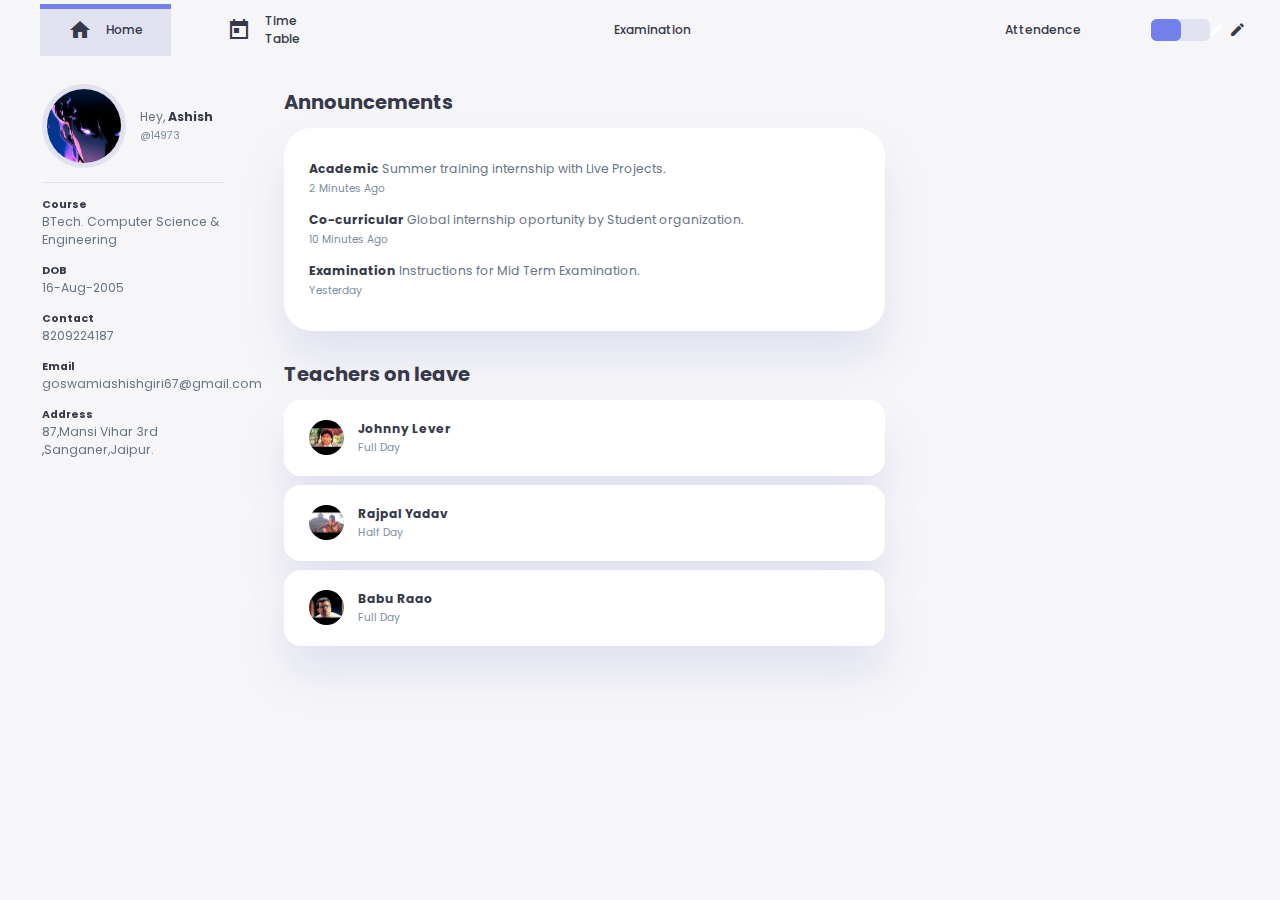
<file: index.html>
<!DOCTYPE html>
<html lang="en">

<head>
    <meta charset="UTF-8">
    <meta http-equiv="X-UA-Compatible" content="IE=edge">
    <meta name="viewport" content="width=device-width, initial-scale=1.0">
    <title>Student Dashboard</title>
    <link rel="shortcut icon" href="logo.jpeg">
    <link href="https://fonts.googleapis.com/icon?family=Material+Icons+Sharp" rel="stylesheet">
    <link rel="stylesheet" href="style.css">
</head>

<body>
    <header>
        <div class="logo" title="University Management System">
            <img src="logo.jpeg" alt="">
            <h2>Student Dashboard</h2>
        </div>
        <div class="navbar">
            <a href="index.html" class="active">
                <span class="material-icons-sharp">home</span>
                <h3>Home</h3>
            </a>
            <a href="timetable.html">
                <span class="material-icons-sharp">today</span>
                <h3>Time Table</h3>
            </a>
            <a href="exam.html">
                <span class="material-icons-sharp">grid_view</span>
                <h3>Examination</h3>
            </a>
            <a href="attendence.html">
                <span class="material-icons-sharp">summarize</span>
                <h3>Attendence</h3>
            </a>


        </div>
      
        <div class="theme-toggler">
            <span class="material-icons-sharp active">light_mode</span>
            <span class="material-icons-sharp">dark_mode</span>
        </div>

    </header>
    <div class="container">
        <aside>
            <div class="profile">
                <div class="top">
                    <div class="profile-photo">
                        <img src="profile.jpg" alt="">
                    </div>
                    <div class="info">
                        <p>Hey, <b>Ashish</b> </p>
                        <small class="text-muted">@14973</small>
                    </div>
                </div>
                <div class="about">
                    <h5>Course</h5>
                    <p>BTech. Computer Science & Engineering</p>
                    <h5>DOB</h5>
                    <p>16-Aug-2005</p>
                    <h5>Contact</h5>
                    <p>8209224187</p>
                    <h5>Email</h5>
                    <p>goswamiashishgiri67@gmail.com</p>
                    <h5>Address</h5>
                    <p>87,Mansi Vihar 3rd ,Sanganer,Jaipur.</p>
                </div>
            </div>
        </aside>



        <div class="right">
            <div class="announcements">
                <h2>Announcements</h2>
                <div class="updates">
                    <div class="message">
                        <p> <b>Academic</b> Summer training internship with Live Projects.</p>
                        <small class="text-muted">2 Minutes Ago</small>
                    </div>
                    <div class="message">
                        <p> <b>Co-curricular</b> Global internship oportunity by Student organization.</p>
                        <small class="text-muted">10 Minutes Ago</small>
                    </div>
                    <div class="message">
                        <p> <b>Examination</b> Instructions for Mid Term Examination.</p>
                        <small class="text-muted">Yesterday</small>
                    </div>
                </div>
            </div>

            <div class="leaves">
                <h2>Teachers on leave</h2>
                <div class="teacher">
                    <div class="profile-photo"><img src="johnny-1.jpg" alt=""></div>
                    <div class="info">
                        <h3>Johnny Lever</h3>
                        <small class="text-muted">Full Day</small>
                    </div>
                </div>
                <div class="teacher">
                    <div class="profile-photo"><img src="rajpal-yadav.jpg" alt=""></div>
                    <div class="info">
                        <h3>Rajpal Yadav</h3>
                        <small class="text-muted">Half Day</small>
                    </div>
                </div>
                <div class="teacher">
                    <div class="profile-photo"><img src="baburao.jpg" alt=""></div>
                    <div class="info">
                        <h3>Babu Raao</h3>
                        <small class="text-muted">Full Day</small>
                    </div>
                </div>
            </div>

        </div>
    </div>

    <script src="script.js"></script>
</body>

</html>
</file>
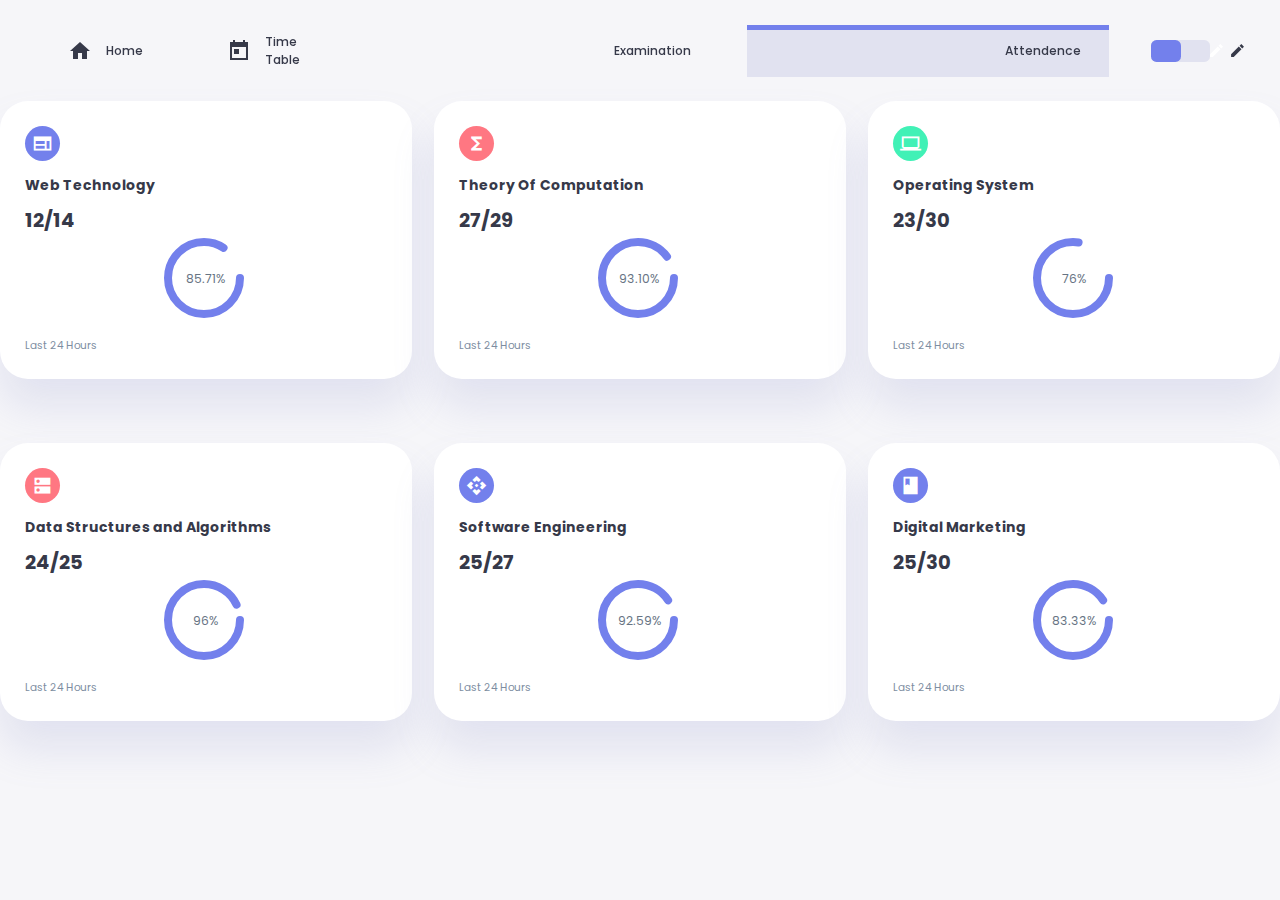
<file: attendence.html>
<!DOCTYPE html>
<html lang="en">

<head>
    <meta charset="UTF-8">
    <meta http-equiv="X-UA-Compatible" content="IE=edge">
    <meta name="viewport" content="width=device-width, initial-scale=1.0">
    <title>Student Dashboard</title>
    <link rel="shortcut icon" href="logo.jpeg">

    <link href="https://fonts.googleapis.com/icon?family=Material+Icons+Sharp" rel="stylesheet">
    <link rel="stylesheet" href="style.css">
    <link rel="stylesheet" href="attendence.css">

</head>

<body>
    <header>
        <div class="logo">
            <img src="logo.jpeg" alt="">
            <h2>Student Dashboard</h2>
        </div>
        <div class="navbar">
            <a href="index.html">
                <span class="material-icons-sharp">home</span>
                <h3>Home</h3>
            </a>
            <a href="timetable.html"  >
                <span class="material-icons-sharp">today</span>
                <h3>Time Table</h3>
            </a>
            <a href="exam.html">
                <span class="material-icons-sharp">grid_view</span>
                <h3>Examination</h3>
            </a>
            <a href="attendence.html" class="active">
                <span class="material-icons-sharp">summarize</span>
                <h3>Attendence</h3>
            </a>

        </div>
       
        <div class="theme-toggler">
            <span class="material-icons-sharp active">light_mode</span>
            <span class="material-icons-sharp">dark_mode</span>
        </div>

    </header>

    <main>
        <h1>Attendance</h1>
        <div class="subjects">
            <div class="eg">
                <span class="material-icons-sharp">web</span>
                <h3>Web Technology</h3>
                <h2>12/14</h2>
                <div class="progress">
                    <svg><circle cx="38" cy="38" r="36"></circle></svg>
                    <div class="number"><p>85.71%</p></div>
                </div>
                <small class="text-muted">Last 24 Hours</small>
            </div>
            <div class="mth">
                <span class="material-icons-sharp">functions</span>
                <h3>Theory Of Computation</h3>
                <h2>27/29</h2>
                <div class="progress">
                    <svg><circle cx="38" cy="38" r="36"></circle></svg>
                    <div class="number"><p>93.10%</p></div>
                </div>
                <small class="text-muted">Last 24 Hours</small>
            </div>
            <div class="cs">
                <span class="material-icons-sharp">computer</span>
                <h3>Operating System</h3>
                <h2>23/30</h2>
                <div class="progress">
                    <svg><circle cx="38" cy="38" r="36"></circle></svg>
                    <div class="number"><p>76%</p></div>
                </div>
                <small class="text-muted">Last 24 Hours</small>
            </div>
            <div class="cg">
                <span class="material-icons-sharp">dns</span>
                <h3>Data Structures and Algorithms </h3>
                <h2>24/25</h2>
                <div class="progress">
                    <svg><circle cx="38" cy="38" r="36"></circle></svg>
                    <div class="number"><p>96%</p></div>
                </div>
                <small class="text-muted">Last 24 Hours</small>
            </div>
            <div class="net">
                <span class="material-icons-sharp">api</span>
                <h3>Software Engineering</h3>
                <h2>25/27</h2>
                <div class="progress">
                    <svg><circle cx="38" cy="38" r="36"></circle></svg>
                    <div class="number"><p>92.59%</p></div>
                </div>
                <small class="text-muted">Last 24 Hours</small>
            </div>
            <div class="net">
                <span class="material-icons-sharp">book</span>
                <h3>Digital Marketing</h3>
                <h2>25/30</h2>
                <div class="progress">
                    <svg><circle cx="38" cy="38" r="36"></circle></svg>
                    <div class="number"><p>83.33%</p></div>
                </div>
                <small class="text-muted">Last 24 Hours</small>
            </div>
        </div>
    </main>
</body>
<script src="script.js"></script>

</html>
</file>
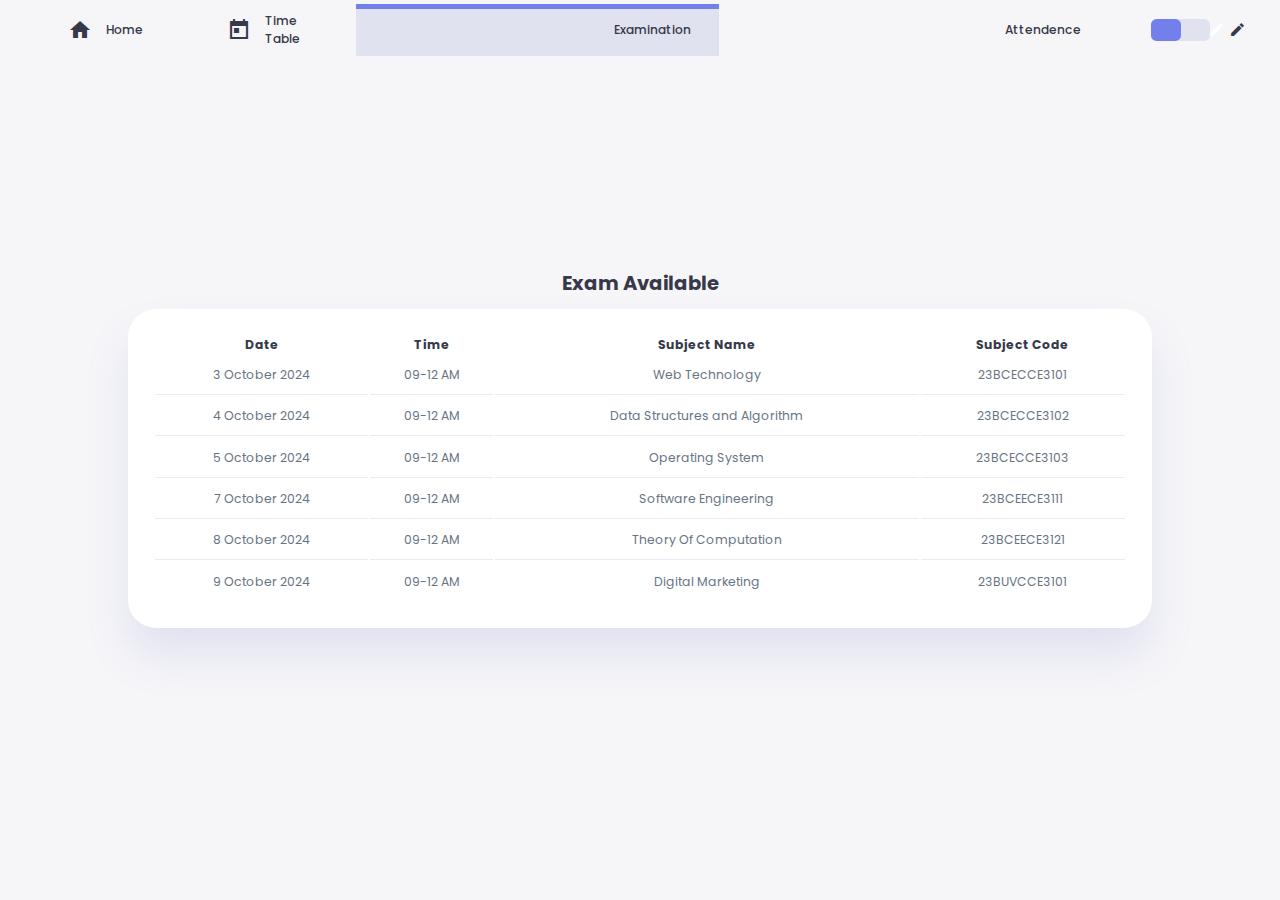
<file: exam.html>
<!DOCTYPE html>
<html lang="en">

<head>
    <meta charset="UTF-8">
    <meta http-equiv="X-UA-Compatible" content="IE=edge">
    <meta name="viewport" content="width=device-width, initial-scale=1.0">
    <title>Student Dashboard</title>
    <link rel="shortcut icon" href="logo.jpeg">

    <link href="https://fonts.googleapis.com/icon?family=Material+Icons+Sharp" rel="stylesheet">
    <link rel="shortcut icon" href="./images/logo.png">
    <link rel="stylesheet" href="style.css">

    <style>
        body {
            overflow: hidden;
        }

        header {
            position: relative;
        }

        .exam {
            display: flex;
            align-items: center;
            justify-content: center;
            flex-direction: column;
            height: 80vh;
            width: 80%;
            margin: auto;
        }
    </style>
</head>

<body>
    <header>
        <div class="logo">
            <img src="logo.jpeg" alt="">
            <h2>Student Dashboard</h2>
        </div>
        <div class="navbar">
            <a href="index.html">
                <span class="material-icons-sharp">home</span>
                <h3>Home</h3>
            </a>
            <a href="timetable.html">
                <span class="material-icons-sharp">today</span>
                <h3>Time Table</h3>
            </a>
            <a href="exam.html" class="active">
                <span class="material-icons-sharp">grid_view</span>
                <h3>Examination</h3>
                
            </a>
            <a href="attendence.html">
                <span class="material-icons-sharp">summarize</span>
                <h3>Attendence</h3>
            </a>


        </div>
        
        <div class="theme-toggler">
            <span class="material-icons-sharp active">light_mode</span>
            <span class="material-icons-sharp">dark_mode</span>
        </div>
    </header>

    <main>
        <div class="exam timetable">
            <h2>Exam Available</h2>
            <table>
                <thead>
                    <tr>
                        <th>Date</th>
                        <th>Time</th>
                        <th>Subject Name</th>
                        <th>Subject Code</th>

                    </tr>
                </thead>
                <tbody>
                    <tr>
                        <td>3 October 2024</td>
                        <td>09-12 AM</td>
                        <td>Web Technology</td>
                        <td>23BCECCE3101</td>

                    </tr>
                    <tr>
                        <td>4 October 2024</td>
                        <td>09-12 AM</td>
                        <td>Data Structures and Algorithm</td>
                        <td>23BCECCE3102</td>

                    </tr>
                    <tr>
                        <td>5 October 2024</td>
                        <td>09-12 AM</td>
                        <td>Operating System</td>
                        <td>23BCECCE3103</td>

                    </tr>
                    <tr>
                        <td>7 October 2024</td>
                        <td>09-12 AM</td>
                        <td>Software Engineering</td>
                        <td>23BCEECE3111</td>

                    </tr>
                    <tr>
                        <td>8 October 2024</td>
                        <td>09-12 AM</td>
                        <td>Theory Of Computation</td>
                        <td>23BCEECE3121</td>

                    </tr>
                    <tr>
                        <td>9 October 2024</td>
                        <td>09-12 AM</td>
                        <td>Digital Marketing</td>
                        <td>23BUVCCE3101</td>

                    </tr>
                </tbody>
            </table>
        </div>
    </main>
    </main>

</body>

<script src="script.js"></script>

</html>
</file>
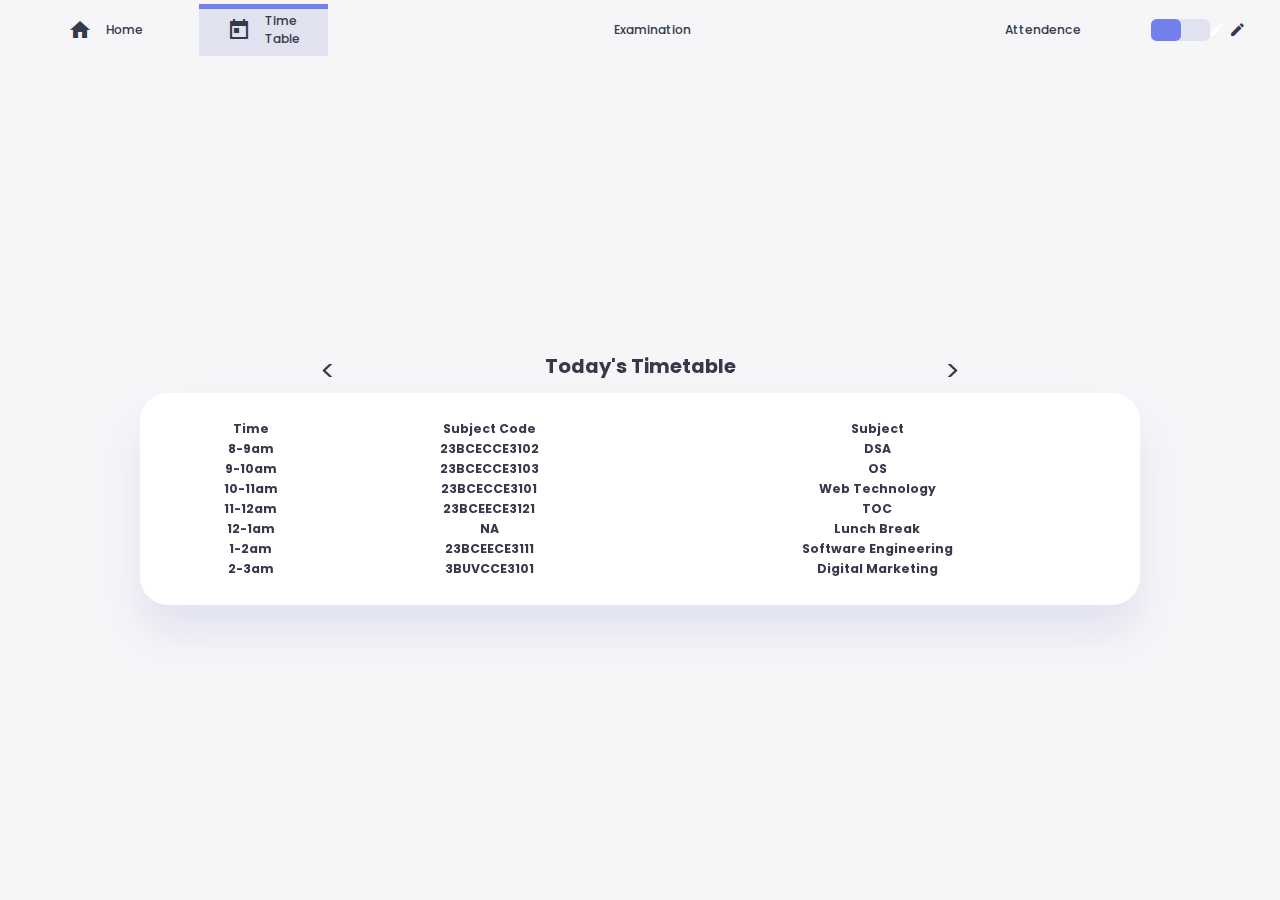
<file: timetable.html>
<!DOCTYPE html>
<html lang="en">

<head>
    <meta charset="UTF-8">
    <meta http-equiv="X-UA-Compatible" content="IE=edge">
    <meta name="viewport" content="width=device-width, initial-scale=1.0">
    <title>Student Dashboard</title>
    <link rel="shortcut icon" href="logo.jpeg">

    <link href="https://fonts.googleapis.com/icon?family=Material+Icons+Sharp" rel="stylesheet">
    <link rel="stylesheet" href="style.css">

</head>

<body>
    <header>
        <div class="logo">
            <img src="logo.jpeg" alt="">
            <h2>Student Dashboard</h2>
        </div>
        <div class="navbar">
            <a href="index.html">
                <span class="material-icons-sharp">home</span>
                <h3>Home</h3>
            </a>
            <a href="timetable.html" class="active" >
                <span class="material-icons-sharp">today</span>
                <h3>Time Table</h3>
            </a>
            <a href="exam.html">
                <span class="material-icons-sharp">grid_view</span>
                <h3>Examination</h3>
            </a>
            <a href="attendence.html">
                <span class="material-icons-sharp">summarize</span>
                <h3>Attendence</h3>
            </a>

        </div>
       
        <div class="theme-toggler">
            <span class="material-icons-sharp active">light_mode</span>
            <span class="material-icons-sharp">dark_mode</span>
        </div>

    </header>

    <main style="margin: 0;">
        <div class="timetable active" id="timetable">
            <div>
                <span id="prevDay">&lt;</span>
                <h2>Today's Timetable</h2>
                <span id="nextDay">&gt;</span>
            </div>
            <table>
                <thead>
                    <tr>
                        <th>Time</th>
                        <th>Subject Code</th>
                        <th>Subject</th>
                        <th></th>
                    </tr>
                    <tr>
                        <th>8-9am</th>
                        <th>23BCECCE3102</th>
                        <th>DSA</th>

                    <tr>
                        <th>9-10am</th>
                        <th>23BCECCE3103</th>
                        <th>OS</th>
                    </tr>
                    <tr>
                        <th>10-11am</th>
                        <th>23BCECCE3101</th>
                        <th>Web Technology</th>
                    </tr>
                    <tr>
                        <th>11-12am</th>
                        <th>23BCEECE3121</th>
                        <th>TOC</th>
                    </tr>
                    <tr>
                        <th>12-1am</th>
                        <th>NA</th>
                        <th>Lunch Break</th>
                    </tr>
                    <tr>
                        <th>1-2am</th>
                        <th>23BCEECE3111</th>
                        <th>Software Engineering </th>
                    </tr>
                    <tr>
                        <th>2-3am</th>
                        <th>3BUVCCE3101</th>
                        <th>Digital Marketing</th>
                    </tr>

                </thead>
                <tbody></tbody>
            </table>
        </div>
    </main>

</body>

<script src="script.js"></script>

</html>
</file>
<file: style.css>
@import url('https://fonts.googleapis.com/css2?family=Cairo:wght@200;300;400;500;600;700;800;900&family=Poppins:wght@300;400;500;600;700;800&display=swap');

:root{
    --color-primary: #7380ec;
    --color-danger: #ff7782;
    --color-success: #41f1b6;
    --color-warning: #ffbb55;
    --color-white: #fff;
    --color-info: #7d8da1;
    --color-dark: #363949;
    --color-light: rgba(132, 139, 200, 0.18);
    --color-dark-varient: #677483;
    --color-background: #f6f6f9;
    
    --card-border-radius: 2rem;
    --border-radius-1: 0.4rem;
    --border-radius-2: 1.2rem;

    --card-padding: 1.8rem;
    --box-shadow: 0 2rem 3rem var(--color-light)    
}

.dark-theme{
    --color-background: #181a1e;
    --color-white: #202528;
    --color-dark: #edeffd;
    --color-dark-varient: #a3bdcc;
    --color-light: rgba(0,0,0,0.4);
    --box-shadow: 0 2rem 3rem var(--color-light)
}


*{
    margin:0;
    padding: 0;
    text-decoration: none;
    list-style: none;
    box-sizing: border-box;
}

html{
    font-size: 14px;
    scroll-behavior: smooth;
}
body{
    font-family: 'Poppins', sans-serif;
    font-size: .88rem;
    background: var(--color-background);
    user-select: none;
    overflow-x: hidden;
    color: var(--color-dark);
}
*{
    color: var(--color-dark);
}
img{
    display: block;
    width: 100%;
}
h1{
    font-weight: 800;
    font-size: 1.8rem;
}
h2{font-size: 1.4rem;}
h3{font-size: .87rem;}
h4{font-size: .8rem;}
h5{font-size: .77rem;}
small{font-size: .75rem;}

.text-muted{color: var(--color-info);}
p{color: var(--color-dark-varient);}
b{color: var(--color-dark);}

.primary{color: var(--color-primary);}
.danger{color: var(--color-danger);}
.success{color: var(--color-success)}
.warning{color: var(--color-warning);}

.container{
    position: relative;
    display: grid;
    width: 93%;
    margin: 0 3rem;
    gap: 1.8rem;
    grid-template-columns: 14rem auto 23rem;
    padding-top: 4rem;
}
header h3{font-weight: 500;} 
header{
    position: fixed;
    width: 100vw;
    z-index: 1000;
    background-color: var(--color-background);
}
header.active{box-shadow: var(--box-shadow);}
header .logo{
    display: flex;
    gap: .8rem;
    margin-right: auto;
}
header .logo img{
    width: 2rem;
    height: 2rem;
}

header,
header .navbar{
    display: flex;
    align-items: center;
    justify-content: flex-end;
    padding: 0 3rem;
    color: var(--color-info);
}
header .navbar a{
    display: flex;
    margin-left: 2rem;
    gap: 1rem;
    align-items: center;
    justify-content: space-between;
    position: relative;
    height: 3.7rem;
    transition: all 300ms ease;
    padding: 0 2rem;
}
header .navbar a:hover {
    padding-top: 1.5rem;
}
header .navbar a.active{
    background: var(--color-light);
    color: var(--color-primary);
}
header .navbar a.active::before{
    content: "";
    background-color: var(--color-primary);
    position: absolute;
    height: 5px;
    width: 100%;
    left: 0;top: 0;
}

header .theme-toggler{
    background: var(--color-light);
    display: flex;
    justify-content: space-between;
    align-items: center;
    height: 1.6rem;
    width: 4.2rem;
    cursor: pointer;
    border-radius: var(--border-radius-1);
    margin-right: 2rem;
}
header .theme-toggler span{
    font-size: 1.2rem;
    width: 50%;
    height: 100%;
    display: flex;
    align-items: center;
    justify-content: center;
}
header .theme-toggler span.active{
    background-color: var(--color-primary);
    color: white;
    border-radius: var(--border-radius-1);
}

/* Profile  */
aside .profile{
    margin-top: 2rem;
    width: 13rem;
    position: fixed;
}
aside .profile .top{
    display: flex;
    align-items: center;
    gap: 1rem;
    border-bottom: 1px solid var(--color-light);
    padding-bottom: 1rem;
}
aside .profile .top:hover .profile-photo{
    scale: 1.05;
}
aside .profile .top .profile-photo{
    width: 6rem;
    height: 6rem;
    border-radius: 50%;
    overflow: hidden;
    border: 5px solid var(--color-light);
    transition: all 400ms ease;
}
aside .profile .about p{
    padding-bottom: 1rem;
}
aside .profile .about{
    margin-top: 1rem;
}


main .timetable{
    margin-top: 2rem;
}
main .timetable h2{
    margin-bottom: .8rem;
}
main .timetable table{
    background-color: var(--color-white);
    width: 100%;
    border-radius: var(--card-border-radius);
    padding: var(--card-padding);
    text-align: center;
    box-shadow: var(--box-shadow);
    transition: all 300ms ease;
}
main .timetable span{display: none;}
main .timetable table:hover{box-shadow: none;}
main table tbody td{
    height: 2.8rem;
    border-bottom: 1px solid var(--color-light);
    color: var(--color-dark-varient);
}
main table tbody tr:last-child td{border: none;}

main .timetable.active{
    width: 100%;
    height: 100vh;
    position: fixed;
    top: 0;left: 0;
    display: flex;
    flex-direction: column;
    align-items: center;
    justify-content: center;
}
main .timetable.active h2{
    color: var(--color-dark);
}
main .timetable.active table{
    width: 90%;
    max-width: 1000px;
    position: relative;
}
main .timetable.active span{
    display: block;
    font-size: 2rem;
    color: var(--color-dark);
    cursor: pointer;
}
.timetable div{
    position: relative;
    width: 50%;
    display: flex;
    align-items: center;
    justify-content: space-between;
}
main .timetable.active .closeBtn{
    position: absolute;
    top: 5%;right: 5%;
}


.right{margin-top: 2.2rem;padding-left: 1.5rem;}

.right .announcements h2{margin-bottom: .8rem;}
.right .announcements .updates{
    background-color: var(--color-white);
    padding: var(--card-padding);
    border-radius: var(--card-border-radius);
    box-shadow: var(--box-shadow);
    transition: all 300ms ease;
}
.right .announcements .updates:hover{box-shadow: none;}
.right .announcements .updates .message{
    gap: 1rem;
    line-height: 1.5;
    padding: .5rem 0;
}

/* Teachers on leave  */
.right .leaves{margin-top: 2rem;}
.right .leaves h2{margin-bottom: .8rem;}
.right .leaves .teacher{
    background: var(--color-white);
    display: flex;
    align-items: center;
    gap: 1rem;
    margin-bottom: .7rem;
    padding: 1.4rem var(--card-padding);
    border-radius: var(--border-radius-2);
    transition: all 300ms ease;
    box-shadow: var(--box-shadow);
}
.right .profile-photo{
    width: 2.5rem;
    height: 2.5rem;
    border-radius: 50%;
    overflow: hidden;
}
.right .leaves .teacher:hover{box-shadow: none;}
@media screen and (max-width: 1200px) {
    html{font-size: 12px;}
    .container{
        grid-template-columns: 13rem auto 20rem;
    }
    header{position: fixed;}
    .container{padding-top: 4rem;}
    header .logo h2{display: none;}
    header .navbar h3{display: none;}
    header .navbar a{width: 4.5rem; padding: 0 1rem;}

    main .subjects{
        grid-template-columns: repeat(2, 1fr);
        gap: 1;
    }
    main .timetable{
        width: 150%;
        position: absolute;
        padding: 4rem 0 0 0;
    }
}
/*responsive */


@media screen and (max-width: 768px){
    html{font-size: 10px;}
    header{padding: 0 .8rem;}
    .container{width: 100%; grid-template-columns: 1fr;margin: 0;}
    header #profile-btn{display: inline;}
    header .navbar{padding: 0;}
    header .navbar a{margin: 0 .5rem 0 0;}
    header .theme-toggler{margin: 0;}
    aside{
        position: absolute;
        top: 4rem;left: 0;right: 0;
        background-color: var(--color-white);
        padding-left: 2rem;
        transform: translateX(-100%);
        z-index: 10;
        width:18rem;
        height: 100%;
        box-shadow: 1rem 3rem 4rem var(--color-light);
        transition: all 2s ease;
    }
    aside.active{
        transform: translateX(0);
    }
    main{padding: 0 2rem;}
    main .timetable{
        position: relative;
        margin: 3rem 0 0 0;
        width: 100%;
    }
    main .timetable table{
        width: 100%;
        margin: 0;
    }
    .right{
        width: 100%;
        padding: 2rem;
    }
}
</file>
<file: attendence.css>
main{
    position: relative;
    margin-top: 1.5rem;
}
main .subjects{
    display: grid;
    grid-template-columns: repeat(3, 1fr);
    gap: 1.6rem;
}

main .subjects > div{
    background-color: var(--color-white);
    padding: var(--card-padding);
    border-radius: var(--card-border-radius);
    margin-top: 3rem;
    box-shadow: var(--box-shadow);
    transition: all 300ms ease;
}
main .subjects > div:hover{
    box-shadow: none;
}
main .subjects > div span{
    background-color: var(--color-primary);
    padding: .5rem;
    border-radius: 50%;
    color: var(--color-white);
    font-size: 1.5rem;
}
main .subjects > div.mth span,main .subjects > div.cg span{background: var(--color-danger);}
main .subjects > div.cs span{background: var(--color-success);}

main .subjects h3{
    margin: 1rem 0 0.6rem;
    font-size: 1rem;
}
main .subjects .progress{
    position: relative;
    width: 89px;
    height: 89px;
    border-radius: 50%;
    margin: auto;
}
main .subjects svg circle{
    fill: none;
    stroke: var(--color-primary);
    stroke-width: 8;
    stroke-linecap: round;
    transform: translate(5px, 5px);
    stroke-dasharray: 110;
    stroke-dashoffset: 92;
}
main .subjects .eg svg circle{
    stroke-dashoffset: 20;
    stroke-dasharray: 210;
}
main .subjects .mth svg circle{
    stroke-dashoffset: 7;
    stroke-dasharray: 210;
}
main .subjects .cs svg circle{
    stroke-dashoffset: 35;
    stroke-dasharray: 210;
}
main .subjects .cg svg circle{
    stroke-dashoffset: 0;
    stroke-dasharray: 210;
}
main .subjects .net svg circle{
    stroke-dashoffset: 5;
    stroke-dasharray: 210;
}
main .subjects .progress .number{
    position: absolute;
    top: 0;left: 0;
    height: 100%;
    width: 100%;
    display: flex;
    justify-content: center;
    align-items: center;
}
main .subjects small{
    margin-top: 1rem;
    display: block;
}
</file>
